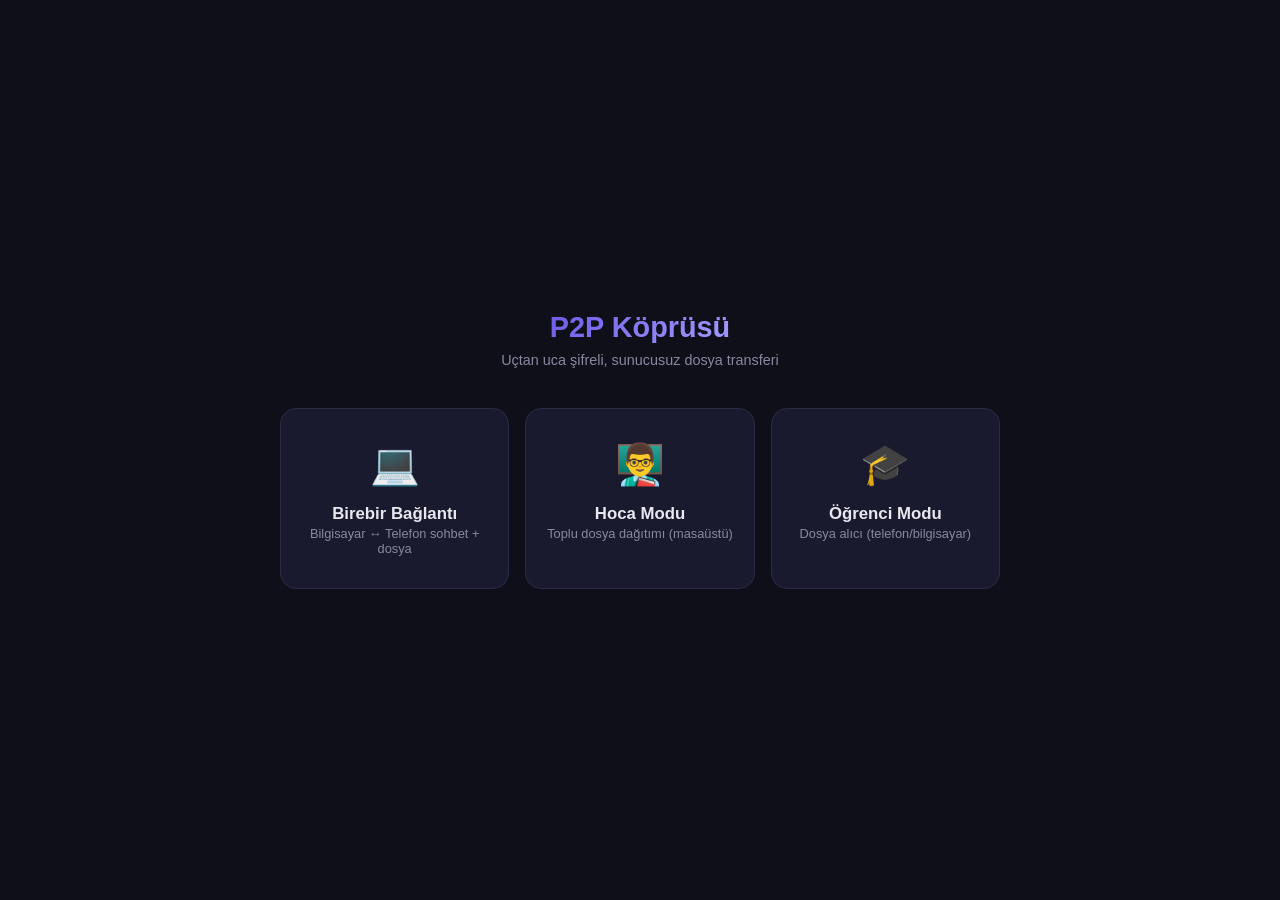
<file: index.html>
<!DOCTYPE html>
<html lang="tr">
<head>
<meta charset="UTF-8">
<meta name="viewport" content="width=device-width, initial-scale=1.0, viewport-fit=cover">
<title>P2P Köprüsü — Rol Seçimi</title>
<link rel="manifest" href="manifest.json">
<meta name="theme-color" content="#1a1a2e">
<link rel="stylesheet" href="css/style.css">
<link rel="apple-touch-icon" href="icons/icon-192.png">
</head>
<body class="index">
<h1>P2P Köprüsü</h1>
<p class="sub">Uçtan uca şifreli, sunucusuz dosya transferi</p>
<div class="roles">
  <div class="role-btn" onclick="location.href='desktop.html?mode=pair'">
    <span class="icon">💻</span>
    <div><div class="title">Birebir Bağlantı</div><div class="desc">Bilgisayar ↔ Telefon sohbet + dosya</div></div>
  </div>
  <div class="role-btn" id="teacherBtn" onclick="location.href='desktop.html?mode=teacher'">
    <span class="icon">👨‍🏫</span>
    <div><div class="title">Hoca Modu</div><div class="desc">Toplu dosya dağıtımı (masaüstü)</div></div>
  </div>
  <div class="role-btn" onclick="location.href='mobile.html?mode=student'">
    <span class="icon">🎓</span>
    <div><div class="title">Öğrenci Modu</div><div class="desc">Dosya alıcı (telefon/bilgisayar)</div></div>
  </div>
</div>

<script src="js/utils.js"></script>
<script>
// Mobilde Hoca Modunu gizle
if (Utils.isMobile) {
  document.getElementById('teacherBtn').classList.add('disabled');
}
// Service Worker kaydı
Utils.registerSW();
</script>
</body>
</html>
</file>
<file: css/style.css>
/* ============================================================
   P2P Köprüsü — Ortak Stil Dosyası
   Kapsam: index.html, desktop.html, mobile.html
   ============================================================ */

/* ===== 1. RESET & DEĞİŞKENLER ===== */
*,
*::before,
*::after {
  box-sizing: border-box;
  margin: 0;
  padding: 0;
}

:root {
  --bg: #0f0f1a;
  --panel: #1a1a2e;
  --border: #2a2a45;
  --text: #e8e8f0;
  --muted: #8888a0;
  --accent: #6c5ce7;
  --accent2: #a29bfe;
  --ok: #4ade80;
  --warn: #fbbf24;
  --err: #ef4444;
  --ok-bg: #1a3a2a;
  --err-bg: #3a1a1a;
  --radius-sm: 8px;
  --radius-md: 12px;
  --radius-lg: 16px;
  --radius-pill: 20px;
}

body.light {
  --bg: #f5f5fa;
  --panel: #ffffff;
  --border: #e0e0ea;
  --text: #1a1a2e;
  --muted: #666680;
  --accent2: #5a4bd1;
  --ok-bg: #d1fae5;
  --err-bg: #fee2e2;
}

html,
body {
  height: 100%;
}

body {
  font-family: -apple-system, BlinkMacSystemFont, 'Segoe UI', Roboto, sans-serif;
  background: var(--bg);
  color: var(--text);
  transition: background 0.2s, color 0.2s;
  -webkit-tap-highlight-color: transparent;
}

/* ===== 2. ORTAK BİLEŞENLER ===== */

/* --- Header --- */
.header {
  background: var(--panel);
  padding: 10px 20px;
  display: flex;
  align-items: center;
  justify-content: space-between;
  border-bottom: 1px solid var(--border);
  flex-shrink: 0;
  gap: 12px;
}

.header h2 {
  font-size: 1rem;
  color: var(--accent2);
  overflow: hidden;
  text-overflow: ellipsis;
  white-space: nowrap;
}

.header .badges,
.header .right {
  display: flex;
  gap: 8px;
  align-items: center;
  flex-shrink: 0;
}

/* --- Badge / Status --- */
.badge,
.status {
  font-size: 0.75rem;
  padding: 4px 10px;
  border-radius: var(--radius-pill);
  background: var(--border);
  color: var(--muted);
  white-space: nowrap;
}

.status {
  font-size: 0.72rem;
  padding: 3px 9px;
}

.badge.connected,
.status.connected {
  background: var(--ok-bg);
  color: var(--ok);
}

body.light .badge.connected,
body.light .status.connected {
  background: #d1fae5;
  color: #059669;
}

.badge.error,
.status.error {
  background: var(--err-bg);
  color: var(--err);
}

.badge.qos {
  background: transparent;
  border: 1px solid var(--border);
}

/* --- Icon butonu --- */
.icon-btn {
  background: transparent;
  border: 1px solid var(--border);
  color: var(--text);
  width: 34px;
  height: 34px;
  border-radius: var(--radius-sm);
  cursor: pointer;
  font-size: 1rem;
  display: flex;
  align-items: center;
  justify-content: center;
}

.icon-btn:hover {
  border-color: var(--accent);
}

/* --- Mesaj balonları --- */
.msg {
  max-width: 80%;
  padding: 10px 14px;
  border-radius: var(--radius-md);
  font-size: 0.9rem;
  line-height: 1.4;
  word-break: break-word;
  animation: fadeIn 0.2s;
}

@keyframes fadeIn {
  from { opacity: 0; transform: translateY(4px); }
  to { opacity: 1; transform: none; }
}

.msg.sent {
  align-self: flex-end;
  background: var(--accent);
  color: #fff;
  border-bottom-right-radius: 4px;
}

.msg.received {
  align-self: flex-start;
  background: var(--panel);
  border: 1px solid var(--border);
  border-bottom-left-radius: 4px;
}

.msg.system {
  align-self: center;
  background: transparent;
  color: var(--muted);
  font-size: 0.78rem;
  font-style: italic;
  padding: 4px 10px;
  max-width: none;
}

.msg .file-preview {
  max-width: 200px;
  max-height: 150px;
  border-radius: var(--radius-sm);
  margin-top: 6px;
  display: block;
}

.msg .file-link {
  display: inline-block;
  margin-top: 6px;
  color: var(--accent2);
  font-size: 0.8rem;
  text-decoration: underline;
}

.msg .file-meta {
  font-size: 0.75rem;
  color: var(--muted);
  margin-top: 2px;
}

/* --- İlerleme çubuğu --- */
.progress-wrap {
  padding: 8px 16px;
  background: var(--panel);
  border-top: 1px solid var(--border);
  flex-shrink: 0;
}

.progress-bar {
  height: 6px;
  background: var(--border);
  border-radius: 3px;
  overflow: hidden;
}

.progress-bar .fill {
  height: 100%;
  background: linear-gradient(90deg, var(--accent), var(--accent2));
  width: 0%;
  transition: width 0.2s;
  border-radius: 3px;
}

.progress-text {
  font-size: 0.75rem;
  color: var(--muted);
  margin-top: 4px;
}

/* --- Dosya yükleme butonu --- */
.file-btn {
  background: var(--border);
  color: var(--text);
  border: none;
  border-radius: var(--radius-md);
  padding: 10px 16px;
  cursor: pointer;
  font-size: 0.9rem;
  white-space: nowrap;
  display: flex;
  align-items: center;
  gap: 6px;
}

.file-btn:hover {
  background: var(--accent);
  color: #fff;
}

.file-input {
  display: none;
}

/* --- Sürükle-bırak overlay --- */
.drop-overlay {
  position: fixed;
  inset: 0;
  background: rgba(108, 92, 231, 0.85);
  display: flex;
  align-items: center;
  justify-content: center;
  color: #fff;
  font-size: 1.5rem;
  z-index: 999;
  pointer-events: none;
  opacity: 0;
  transition: opacity 0.2s;
}

.drop-overlay.active {
  opacity: 1;
}

/* --- Genel yardımcılar --- */
.hidden {
  display: none !important;
}

/* ===== 3. DESKTOP'A ÖZEL ===== */

body.desktop {
  height: 100vh;
  display: flex;
  flex-direction: column;
  overflow: hidden;
}

.main {
  flex: 1;
  display: flex;
  overflow: hidden;
}

.panel {
  flex: 1;
  display: flex;
  flex-direction: column;
  overflow: hidden;
}

.panel-left {
  border-right: 1px solid var(--border);
  max-width: 380px;
}

.qr-area {
  flex: 1;
  display: flex;
  flex-direction: column;
  align-items: center;
  justify-content: center;
  padding: 24px;
  gap: 14px;
  overflow-y: auto;
}

.qr-area canvas {
  background: #fff;
  border-radius: var(--radius-md);
  padding: 8px;
  max-width: 220px;
  max-height: 220px;
}

.qr-area .id-text {
  font-size: 0.72rem;
  color: var(--muted);
  word-break: break-all;
  text-align: center;
  max-width: 260px;
  font-family: monospace;
  padding: 8px 12px;
  background: var(--border);
  border-radius: var(--radius-sm);
  cursor: pointer;
  user-select: all;
}

.qr-area .hint {
  font-size: 0.8rem;
  color: var(--muted);
  text-align: center;
  max-width: 260px;
}

.qr-area .copy-btn {
  font-size: 0.75rem;
  background: var(--accent);
  color: #fff;
  border: none;
  padding: 6px 14px;
  border-radius: var(--radius-sm);
  cursor: pointer;
}

/* Desktop sohbet alanı */
.chat-area {
  flex: 1;
  display: flex;
  flex-direction: column;
  overflow: hidden;
}

.messages {
  flex: 1;
  overflow-y: auto;
  padding: 16px;
  display: flex;
  flex-direction: column;
  gap: 8px;
}

.input-area {
  display: flex;
  gap: 8px;
  padding: 12px 16px;
  background: var(--panel);
  border-top: 1px solid var(--border);
  flex-shrink: 0;
  align-items: center;
}

.input-area input[type="text"] {
  flex: 1;
  background: var(--bg);
  border: 1px solid var(--border);
  border-radius: 10px;
  padding: 10px 14px;
  color: var(--text);
  font-size: 0.9rem;
  outline: none;
  min-width: 0;
}

.input-area input[type="text"]:focus {
  border-color: var(--accent);
}

.input-area button {
  background: var(--accent);
  color: #fff;
  border: none;
  border-radius: 10px;
  padding: 10px 16px;
  cursor: pointer;
  font-size: 0.9rem;
  white-space: nowrap;
  display: flex;
  align-items: center;
  gap: 6px;
}

.input-area button:disabled {
  opacity: 0.4;
  cursor: not-allowed;
}

/* Hoca (teacher) paneli */
.teacher-header {
  padding: 12px 16px;
  border-bottom: 1px solid var(--border);
  display: flex;
  gap: 10px;
  align-items: center;
  flex-wrap: wrap;
}

.teacher-header .file-name {
  font-size: 0.8rem;
  color: var(--muted);
  flex: 1;
  min-width: 0;
  overflow: hidden;
  text-overflow: ellipsis;
  white-space: nowrap;
}

.teacher-log {
  flex: 1;
  overflow-y: auto;
  padding: 16px;
  font-family: 'SF Mono', Consolas, monospace;
  font-size: 0.8rem;
  line-height: 1.7;
}

.log-entry {
  padding: 6px 0;
  border-bottom: 1px solid var(--border);
  display: flex;
  gap: 8px;
  align-items: flex-start;
  flex-wrap: wrap;
}

.log-entry:last-child {
  border-bottom: none;
}

.log-entry .time {
  color: var(--muted);
  flex-shrink: 0;
}

.log-entry .msg {
  flex: 1;
  background: none;
  border: none;
  padding: 0;
  max-width: none;
  align-self: auto;
  animation: none;
}

.log-entry .ok { color: var(--ok); }
.log-entry .pending { color: var(--warn); }
.log-entry .done { color: var(--muted); }
.log-entry .err { color: var(--err); }

.stu-bar {
  height: 3px;
  background: var(--border);
  border-radius: 2px;
  overflow: hidden;
  margin-top: 4px;
  flex-basis: 100%;
}

.stu-bar .fill {
  height: 100%;
  background: var(--accent);
  width: 0%;
  transition: width 0.2s;
}

.conn-count {
  font-size: 0.85rem;
  color: var(--accent2);
  font-weight: 600;
}

/* ===== 4. MOBİL'E ÖZEL ===== */

body.mobile {
  height: 100dvh;
  display: flex;
  flex-direction: column;
  overflow: hidden;
}

body.mobile .header {
  padding: 10px 16px;
  padding-top: max(10px, env(safe-area-inset-top));
  gap: 8px;
}

body.mobile .header h2 {
  font-size: 0.95rem;
}

.view {
  flex: 1;
  display: flex;
  flex-direction: column;
  overflow: hidden;
}

.connect-box {
  padding: 24px 20px;
  display: flex;
  flex-direction: column;
  gap: 14px;
  align-items: center;
  justify-content: center;
  flex: 1;
  overflow-y: auto;
}

.connect-box input {
  width: 100%;
  max-width: 320px;
  background: var(--panel);
  border: 1px solid var(--border);
  border-radius: var(--radius-md);
  padding: 14px 16px;
  color: var(--text);
  font-size: 1rem;
  outline: none;
  text-align: center;
}

.connect-box input:focus {
  border-color: var(--accent);
}

.connect-box button {
  width: 100%;
  max-width: 320px;
  background: var(--accent);
  color: #fff;
  border: none;
  border-radius: var(--radius-md);
  padding: 14px;
  font-size: 1rem;
  cursor: pointer;
  font-weight: 600;
}

.connect-box button.secondary {
  background: var(--border);
  color: var(--text);
}

.connect-box button:disabled {
  opacity: 0.5;
}

.connect-box .hint {
  font-size: 0.8rem;
  color: var(--muted);
  text-align: center;
  max-width: 320px;
}

#qrReader {
  width: 100%;
  max-width: 320px;
  margin: 0 auto;
}

#qrReader video {
  border-radius: var(--radius-md);
}

body.mobile .messages {
  padding: 12px;
  gap: 8px;
}

body.mobile .msg {
  max-width: 85%;
  border-radius: 14px;
}

body.mobile .msg .file-preview {
  max-width: 180px;
  max-height: 140px;
}

body.mobile .input-area {
  gap: 6px;
  padding: 8px 10px;
  padding-bottom: max(8px, env(safe-area-inset-bottom));
}

body.mobile .input-area input[type="text"] {
  border-radius: var(--radius-pill);
  padding: 10px 14px;
}

body.mobile .input-area button {
  border-radius: 50%;
  width: 42px;
  height: 42px;
  padding: 0;
  font-size: 1.1rem;
  flex-shrink: 0;
  display: flex;
  align-items: center;
  justify-content: center;
}

body.mobile .file-btn {
  font-size: 1rem;
  padding: 0;
  width: 42px;
  height: 42px;
  border-radius: 50%;
  display: flex;
  align-items: center;
  justify-content: center;
}

body.mobile .progress-wrap {
  padding: 6px 12px;
}

body.mobile .progress-bar {
  height: 5px;
}

body.mobile .progress-text {
  font-size: 0.7rem;
  margin-top: 3px;
}

.notice {
  background: var(--err-bg);
  color: var(--warn);
  font-size: 0.8rem;
  padding: 10px 14px;
  border-radius: 10px;
  text-align: center;
  max-width: 320px;
}

.notice.ok {
  background: var(--ok-bg);
  color: var(--ok);
}

/* ===== 5. INDEX (ROL SEÇİMİ) ===== */

body.index {
  min-height: 100vh;
  display: flex;
  flex-direction: column;
  align-items: center;
  justify-content: center;
  padding: 24px;
}

body.index h1 {
  font-size: 1.8rem;
  margin-bottom: 8px;
  background: linear-gradient(135deg, var(--accent), var(--accent2));
  -webkit-background-clip: text;
  -webkit-text-fill-color: transparent;
  background-clip: text;
}

body.index .sub {
  color: var(--muted);
  margin-bottom: 40px;
  font-size: 0.9rem;
  text-align: center;
}

.roles {
  display: flex;
  flex-direction: column;
  gap: 16px;
  width: 100%;
  max-width: 360px;
}

.role-btn {
  background: var(--panel);
  border: 1px solid var(--border);
  border-radius: var(--radius-lg);
  padding: 24px 20px;
  cursor: pointer;
  transition: all 0.2s;
  text-align: left;
  color: var(--text);
  font-size: 1rem;
  display: flex;
  align-items: center;
  gap: 16px;
}

.role-btn:hover,
.role-btn:active {
  border-color: var(--accent);
  background: #1e1e35;
  transform: translateY(-1px);
}

body.light .role-btn:hover,
body.light .role-btn:active {
  background: #f0f0fa;
}

.role-btn .icon {
  font-size: 1.8rem;
  width: 48px;
  text-align: center;
}

.role-btn .title {
  font-weight: 600;
  font-size: 1.05rem;
  margin-bottom: 2px;
}

.role-btn .desc {
  font-size: 0.8rem;
  color: var(--muted);
}

.role-btn.disabled {
  opacity: 0.35;
  pointer-events: none;
}

@media (min-width: 768px) {
  .roles {
    flex-direction: row;
    max-width: 720px;
  }

  .role-btn {
    flex: 1;
    flex-direction: column;
    text-align: center;
    padding: 32px 20px;
  }

  .role-btn .icon {
    font-size: 2.5rem;
    width: auto;
  }
}

/* ===== 6. ERİŞİLEBİLİRLİK & REDUCED MOTION ===== */

@media (prefers-reduced-motion: reduce) {
  *,
  *::before,
  *::after {
    animation-duration: 0.01ms !important;
    transition-duration: 0.01ms !important;
  }
}

/* Focus görünürlüğü (klavye navigasyonu) */
button:focus-visible,
input:focus-visible,
.role-btn:focus-visible {
  outline: 2px solid var(--accent2);
  outline-offset: 2px;
}
/* ===== Hoca modu — Aşama 1 (dosya seçimi) ===== */
#teacherStage1 {
  display: flex;
  flex-direction: column;
  align-items: center;
  justify-content: center;
  text-align: center;
  padding: 40px 24px;
  gap: 20px;
}

#teacherStage1 h3 {
  font-size: 1.2rem;
  color: var(--accent2);
}

#teacherStage1 p {
  font-size: 0.85rem;
  color: var(--muted);
  max-width: 420px;
  line-height: 1.5;
}

#teacherStage1 .file-btn {
  font-size: 1rem;
  padding: 14px 24px;
}

#teacherStage1 .file-name {
  font-size: 0.85rem;
  color: var(--muted);
}
</file>
